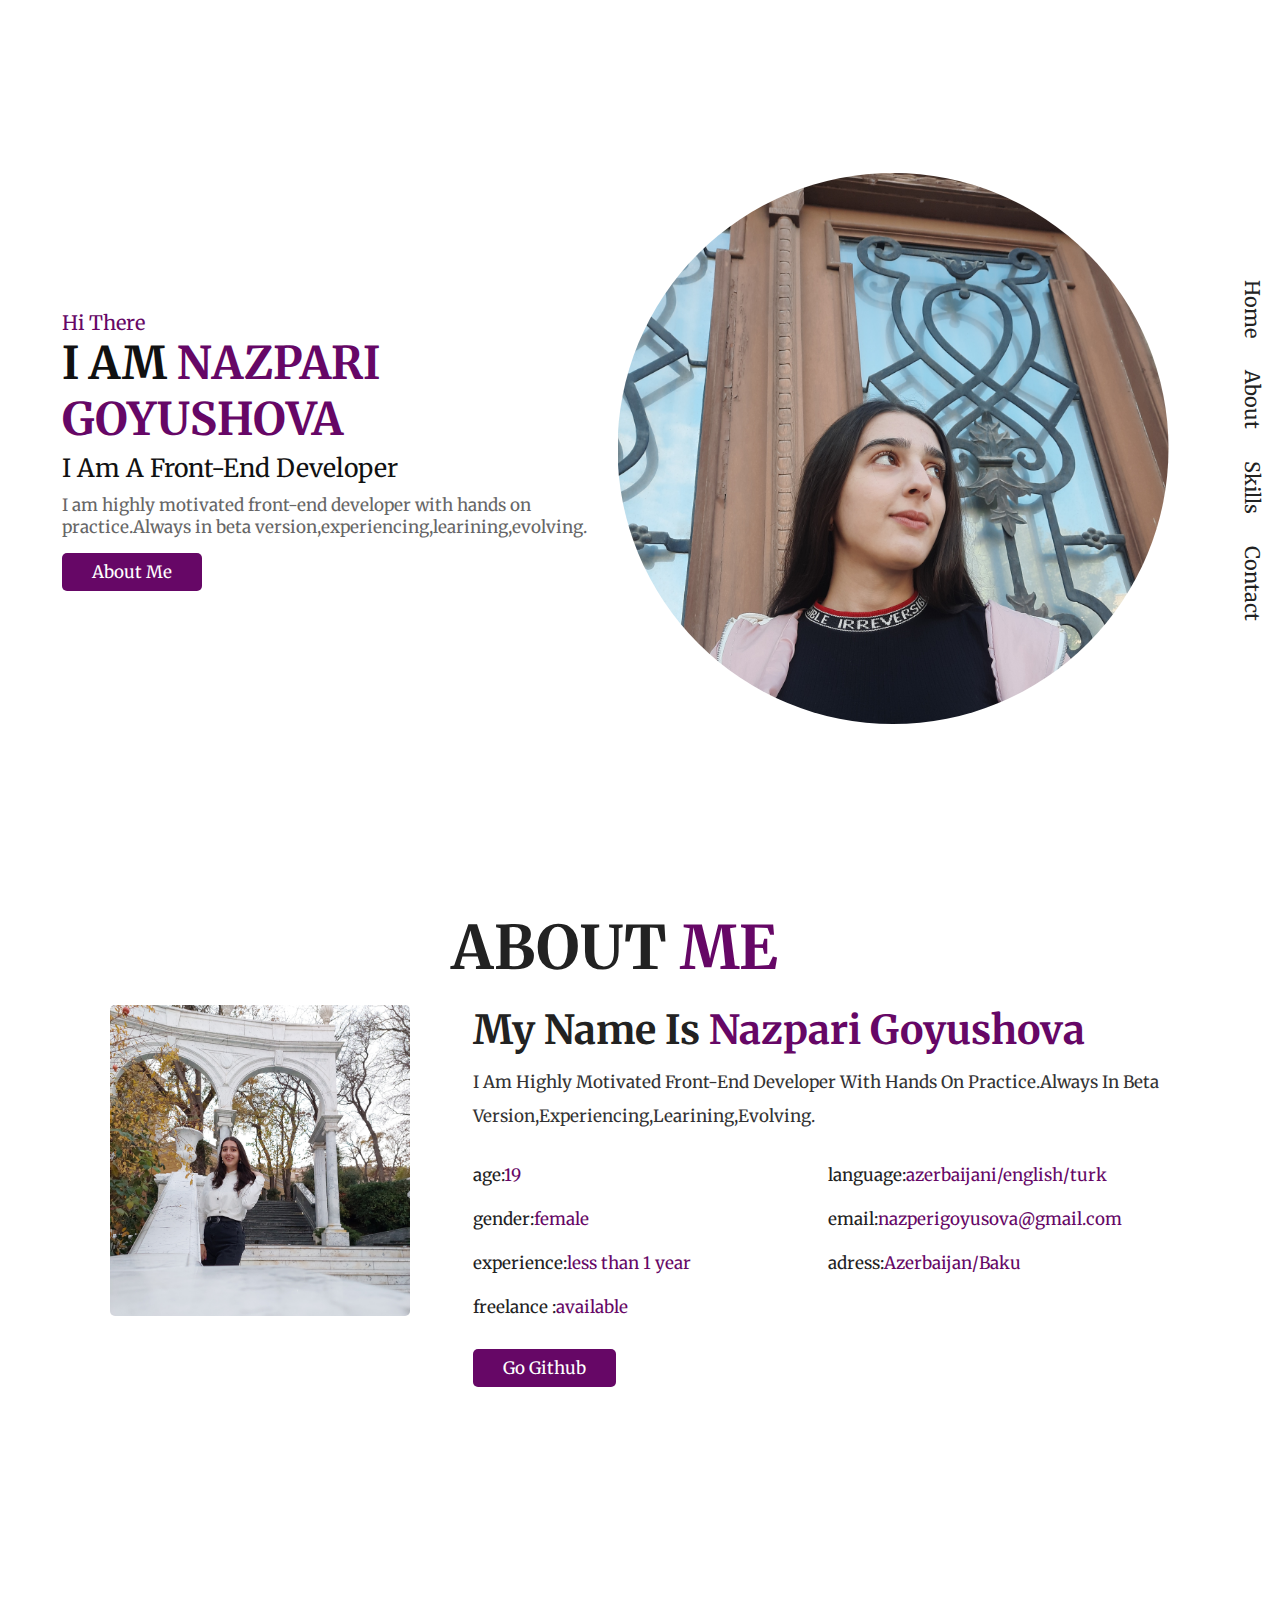
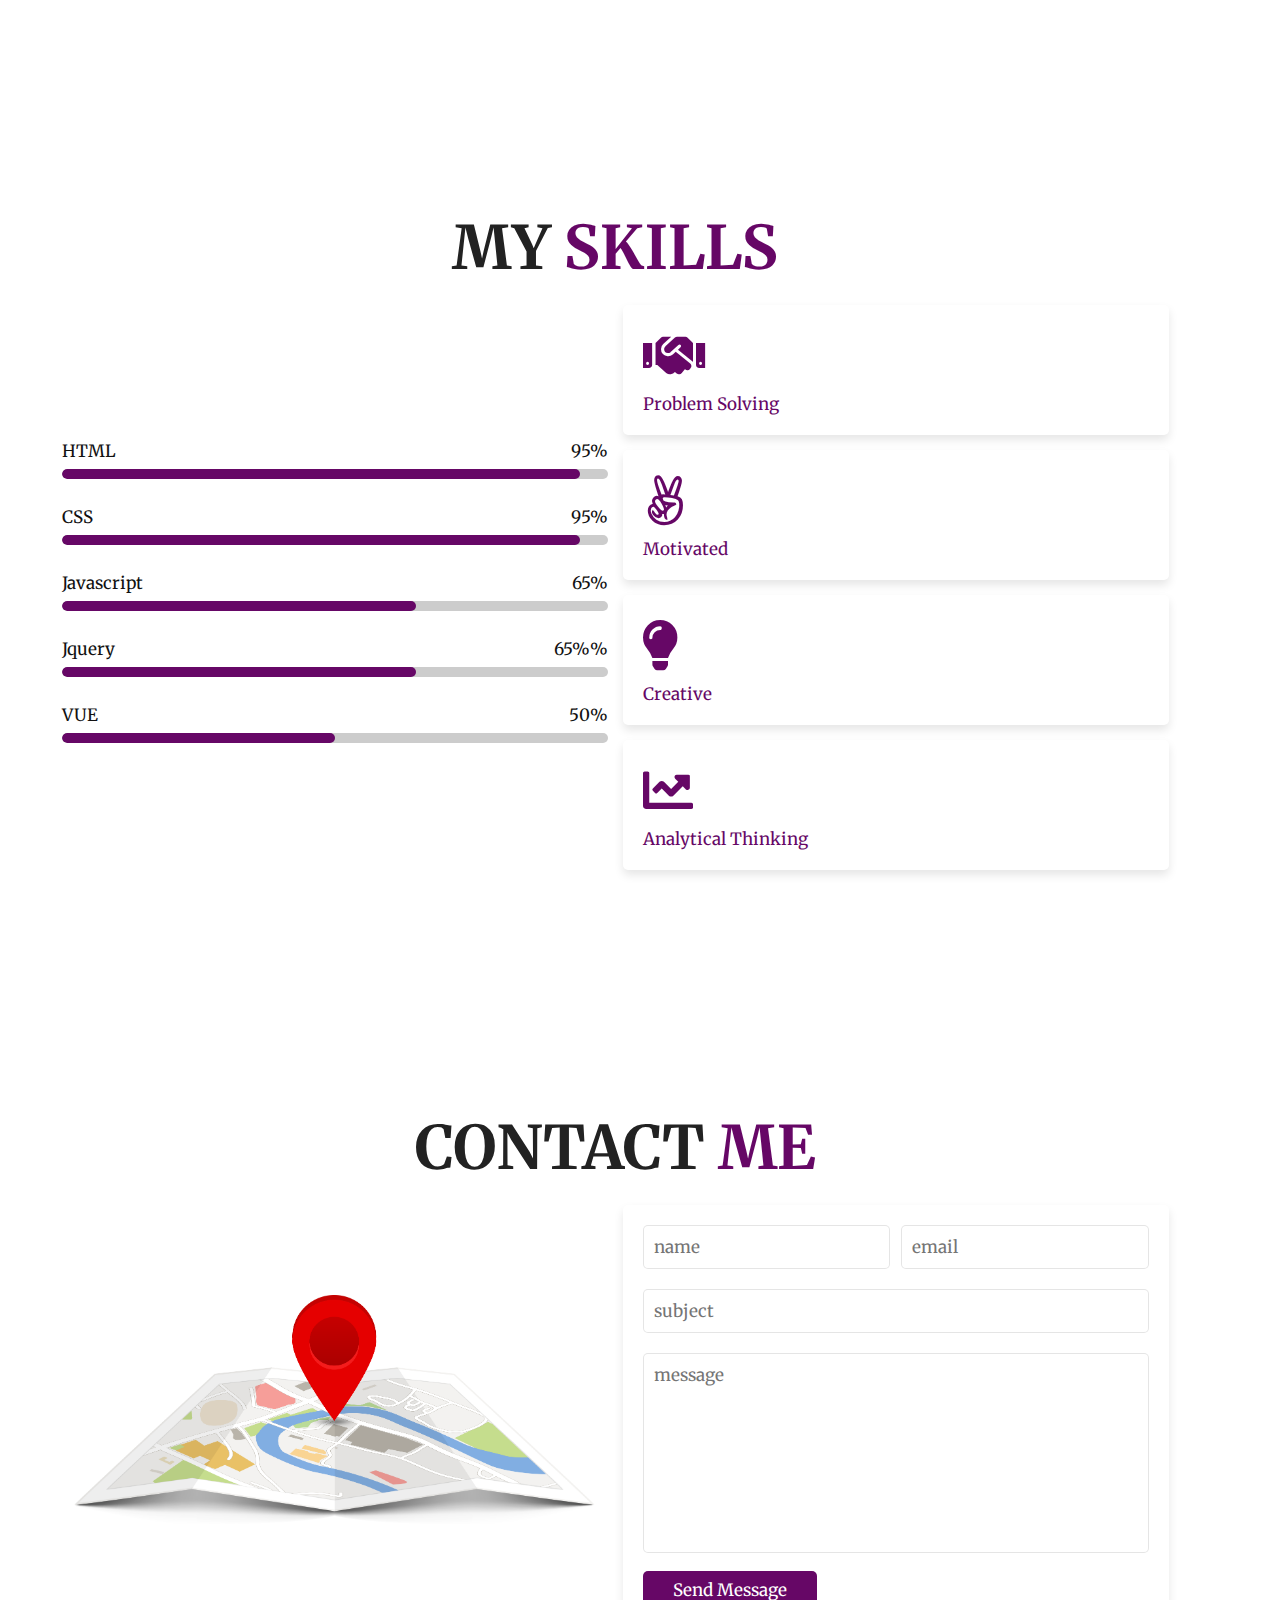
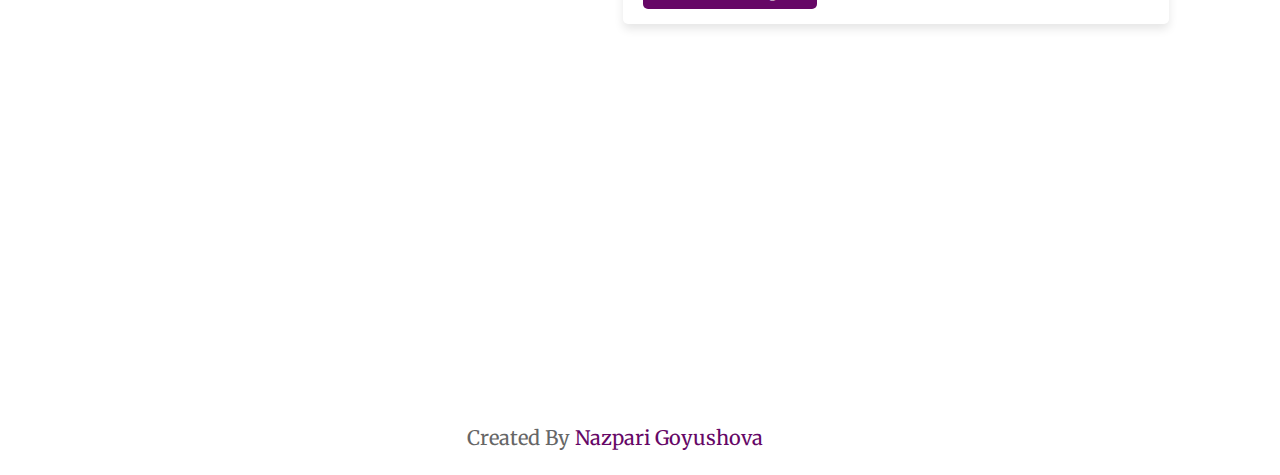
<file: index.html>
<!DOCTYPE html>
<html lang="en">

<head>
    <meta charset="UTF-8">
    <meta http-equiv="X-UA-Compatible" content="IE=edge">
    <meta name="viewport" content="width=device-width, initial-scale=1.0">
    <title>Nazpari Goyushova</title>
    <link rel="stylesheet" href="../css/style.css">
    <link rel="stylesheet" href="../icons/css/all.min.css">
    <link rel="stylesheet" href="../icons/css/fontawesome.css">

</head>

<body>
    <header>
        <div id="menu-bars" class="fas fa-bars"></div>
        <nav class="navbar">
            <a href="#home">Home</a>
            <a href="#about">About</a>
            <a href="#skills">Skills</a>
            <a href="#contact">contact</a>
        </nav>
    </header>

    <section class="home" id="home">
        <div class="content">
            <span class="hi">hi there</span>
            <h3>I am <span>Nazpari Goyushova</span></h3>
            <p class="info">i am a front-end developer</p>
            <p class="text">I am highly motivated front-end developer with hands on practice.Always in beta version,experiencing,learining,evolving.</p>
            <a href="#about" class="btn">about me</a>
        </div>
        <div class="image">
            <img src="../image/IMG_20211023_135758_182.jpg" alt="">
        </div>
    </section>

    <section class="about" id="about">
        <h1 class="heading">about <span>me</span></h1>

        <div class="row">
            <div class="image">
                <img class="tilt" src="../image/20211204_171558.jpg" alt="">

            </div>
            <div class="content">
                <h3>My name is <span>Nazpari Goyushova</span></h3>
                <p class="info">I am highly motivated front-end developer with hands on practice.Always in beta version,experiencing,learining,evolving.</p>
                <div class="box-container">
                    <div class="box">
                        <p>age:<span>19</span></p>
                        <p>gender:<span>female</span></p>
                        <p>experience:<span>less than 1 year</span></p>
                        <p>freelance :<span>available</span></p>
                    </div>

                    <div class="box">
                        <p>language:<span>azerbaijani/english/turk</span></p>
                        <p>email:<span>nazperigoyusova@gmail.com</span></p>
                        <p>adress:<span>Azerbaijan/Baku</span></p>
                        
                    </div>
                </div> 
                <a href="https://github.com/NazpariGoyushova" class="btn">Go Github</a>       
            </div>
        </div>

    </section>

    <section class="skill" id="skills">
        <h1 class="heading">MY <span>skills</span></h1>
        
        <div class="row-2">

            <div class="skills">
                <div class="progress">
                    <h3>HTML <span>95%</span></h3>
                    <div class="bar"><span></span></div>
                </div>

                <div class="progress">
                    <h3>CSS <span>95%</span></h3>
                    <div class="bar"><span></span></div>
                </div>

                <div class="progress">
                    <h3>Javascript<span>65%</span></h3>
                    <div class="bar"><span></span></div>
                </div>

                <div class="progress">
                    <h3>Jquery<span>65%%</span></h3>
                    <div class="bar"><span></span></div>
                </div>

                <div class="progress">
                    <h3>VUE <span>50%</span></h3>
                    <div class="bar"><span></span></div>
                </div>
            </div>

            <div class="box-container">

              <div class="box">
                <h3><i class="fas fa-handshake"></i></h3>
                <p>Problem solving</p>
              </div>

              <div class="box">
                <h3><i class="fab fa-angellist"></i></h3>
                <p>motivated</p>
              </div>

              <div class="box">
                <h3><i class="fas fa-lightbulb"></i></h3>
                <p>creative</p>
              </div>

              <div class="box">
                <h3><i class="fas fa-chart-line"></i></h3>
                <p>Analytical thinking</p>
              </div>

            </div>
        </div>
    </section>
  
    <section class="contact" id="contact">
        <h1 class="heading">Contact <span>me</span></h1>
          

        <div class="row">
            <div class="image">
                <img src="../image/47.png" alt="">
            </div>

            <form action="">
                <div class="inputBox">
                    <input type="text" placeholder="name">
                    <input type="email" placeholder="email">
                </div>

                <input type="text" placeholder="subject" class="box">
                <textarea placeholder="message" name="" id="" cols="30" rows="10"></textarea>

                <input type="submit" class="btn"  value="send message">
            </form>
        </div>
    </section>

<div class="footer">created by <span>Nazpari Goyushova</span></div>



    <script src="../index.js"></script>
</body>

</html>
</file>
<file: css/style.css>
@import url('https://fonts.googleapis.com/css2?family=Dancing+Script:wght@500&family=Merriweather:ital@1&family=Playfair+Display&display=swap');


:root{
    --violet:rgb(102, 7, 102);

}
*{
    font-family: 'Merriweather', serif;
    margin: 0;
    padding: 0;
    box-sizing: border-box;
    outline: none;
    border: none;
    text-decoration: none;
    text-transform: capitalize;
    transition: all .2s linear;
}
html{
    font-size: 62.5%;
    overflow-x: hidden;
    scroll-behavior: smooth;

}
html::-webkit-scrollbar{
    width: .7rem;

}
html::-webkit-scrollbar-thumb{
    color: var(--violet);
    
}
body {
    padding-right: 5rem;
}
section{
    padding: 1rem 5%;
    min-height: 100vh;

}
.heading{
    text-align: center;
    padding-bottom:2rem ;
    font-size: 6rem;
    text-transform: uppercase;
    color: #222;

}
.heading span{
    text-transform: uppercase;
    color: var(--violet);
}
header{
    position: fixed;
    top: 0; right: 0;
    min-height: 100vh;
    display: inline-flex;
    align-items: center;
    justify-content: center;
    background: #fff;
    z-index: 1000;
}
header .navbar{
    writing-mode: vertical-lr;
    padding:1.5rem;
} 
header .navbar a{
    padding:1.5rem;
    font-size: 2rem;
    color: #222;

}
header .navbar a:hover{
    color: var(--violet);
}
#menu-bars{
    position: fixed;
    z-index: 10000;
    top: 1rem;left: 1rem;
    padding: 1rem 1.5rem;
    border-radius: .5rem;
    color: #fff;
    background: var(--violet);
    cursor: pointer;
    font-size: 3rem;
    display: none;
}
 .home{
    display: flex;
    align-items: center;
    flex-wrap: wrap;
    gap: 1.5rem;

}
.home .image{
    flex: 1 1 40rem;
}
.home .image img{
    width: 100%;
    clip-path: circle();
}
.home .content{
    flex: 1 1 39rem;
}
.home .content .hi{
    font-size: 2rem;
    color: var(--violet);

}
.home .content  h3{
    font-size: 4.5rem;
    color:#111;
    text-transform: uppercase;

}
.home .content  h3 span{
    
    color:var(--violet);
    text-transform: uppercase;
    
}
.home .content .info{
    font-size: 2.5rem;
    color: #111;
    padding: .5rem 0;

}
.home .content .text{
    font-size: 1.7rem;
    color: #666;
    padding: .5rem 0;
    text-transform: none;

}
.btn{
    display: inline-block;
    margin-top: 1rem;
    padding: .8rem 3rem;
    background: var(--violet);
    color: #fff;
    cursor: pointer;
    font-size: 1.7rem;
    border-radius: .5rem;

}
.btn:hover{
    background: #111;
    letter-spacing: .2rem;
}
.about .row{
    display: flex;
    flex-wrap: wrap;
    gap: 1.5rem;
}
.about .row .image{
    text-align: center;
    flex: 1 1 25rem;
}
.about .row .image img{
    width: 30rem;
    border-radius: .5rem;
    border: 0 .5rem 1rem #fff;
    box-shadow: - .5rem 1rem rgba(0,0,0,.1);

}
.about .row .content{
    flex: 1 1 55rem;
}
.about .row .content h3{
    color: #222;
    font-size: 4rem;
}
.about .row .content h3 span{
    color: var(--violet);
}
.about .row .content .info{
    color: #333;
    font-size: 1.7rem;
    padding: 1rem 0;
    line-height: 2;
}
.about .row .content .box-container{
    display: flex;
    flex-wrap: wrap;
    gap: 1.5rem;
    padding: 1rem 0;

}
.about .row .content .box-container .box{
    flex: 1 1 20rem;

}
.about .row .content .box-container .box p{
    font-size: 1.7rem;
    color: #222;
    padding: .5rem 0;
    line-height: 2;
    text-transform: none;
}
.about .row .content .box-container .box p span{
    color: var(--violet);
    text-transform: none;

}

.skill .row-2{
    display: flex;
    flex-wrap: wrap;
    gap: 1.5rem;
    align-items: center;

}
.skill .row-2 .skills{
    flex: 1 1 40rem;

}
.skill .row-2 .skills .progress{
    padding: 1rem 0;
}
.skill .row-2 .skills .progress h3{
    display: flex;
    justify-content: space-between;
    padding: .7rem 0;
    font-size: 1.7rem;
    color: #111;
    font-weight: 400;
}

.skill .row-2 .skills .progress .bar{
    width: 100%;
    background: #ccc;
    overflow: hidden;
    height: 1rem;
    border-radius: 50rem;

}
.skill .row-2 .skills .progress .bar span{
    display: block;
    height: 100%;
    background: var(--violet);
    border-radius: 50rem;

}
.skill .row-2 .skills .progress:nth-child(1) .bar span{
    width: 95%;
}
.skill .row-2 .skills .progress:nth-child(2) .bar span{
    width: 95%;
}
.skill .row-2 .skills .progress:nth-child(3) .bar span{
    width: 65%;
}
.skill .row-2 .skills .progress:nth-child(4) .bar span{
    width: 65%;
}
.skill .row-2 .skills .progress:nth-child(5) .bar span{
    width: 50%;
}
.skill .row-2 .box-container{
    flex: 1 1 40rem;
    display: flex;
    flex-wrap: wrap;
    gap: 1.5rem; 
}
.skill .row-2 .box-container .box{
    flex: 1 1 30rem;
    background: #fff;
    padding: 2rem;
    border-radius: .5rem;
    box-shadow: 0 .5rem 1rem rgba(0,0,0,.1);
}
.skill .row-2 .box-container .box h3{
    color: var(--violet);
    font-size: 5rem;
}
.skill .row-2 .box-container .box p{
    font-size: 1.7rem;
    color:var(--violet);
    padding-top: .5rem;
}
.contact .row{
    display: flex;
    align-items: center;
    flex-wrap: wrap;
    gap: 1.5rem;

}
.contact .row .image{
    flex: 1 1 40rem;

}
.contact .row .image img{
    width: 100%;
    
}
.contact .row form{
    flex: 1 1 40rem;
    padding: 1rem 2rem;
    box-shadow:0 .5rem 1rem rgba(0,0,0,.1);
    background: #fff;
    border-radius: .5rem;   
}
.contact .row form .inputBox{
    display: flex;
    justify-content: space-between;
    flex-wrap: wrap;

}
.contact .row form .inputBox input,
.contact .row form .box,
.contact .row form textarea{
     width: 100%;
     border-radius: .5rem;
     font-size: 1.7rem;
     color: #333;
     padding: 1rem;
     margin: 1rem 0;
     border: .1rem solid rgba(0,0,0,.1);
     text-transform: none;


}
.contact .row form .inputBox input:focus,
.contact .row form .box:focus,
.contact .row form textarea:focus{
    border-color: var(--violet);
}
.contact .row form .inputBox input{
    width: 49%;

}
.contact .row form textarea{
    height: 20rem;
    resize: none;
}
.contact .row form .btn{
    margin: .5rem 0;
    border-radius: .5rem;
}
.footer{
    padding: 2.5rem;
    font-size: 2rem;
    color: #666;
    background: #fff;
    text-align: center;
}
.footer span{
    color: var(--violet);
}



























































































@media(max-width:991px){
    html{
        font-size: 55%;
    }
    body{
        padding-right: 0;
    }
    header{
        width: 100%;
        left: -120%;

    }
    header.active{
        left: 0%;

    }
    #menu-bars{
        display: initial;
    }
    header .navbar{
        writing-mode: horizontal-tb;

    }
    header .navbar a{
        display: block;
        font-size: 3rem;
    }
}
@media(max-width:450px){
    html{
        font-size: 50%;
    }
    .heading{
        font-size: 4rem;
        
    }
    .contact .row form .inputBox input{
        width: 100%;
    }
}
</file>
